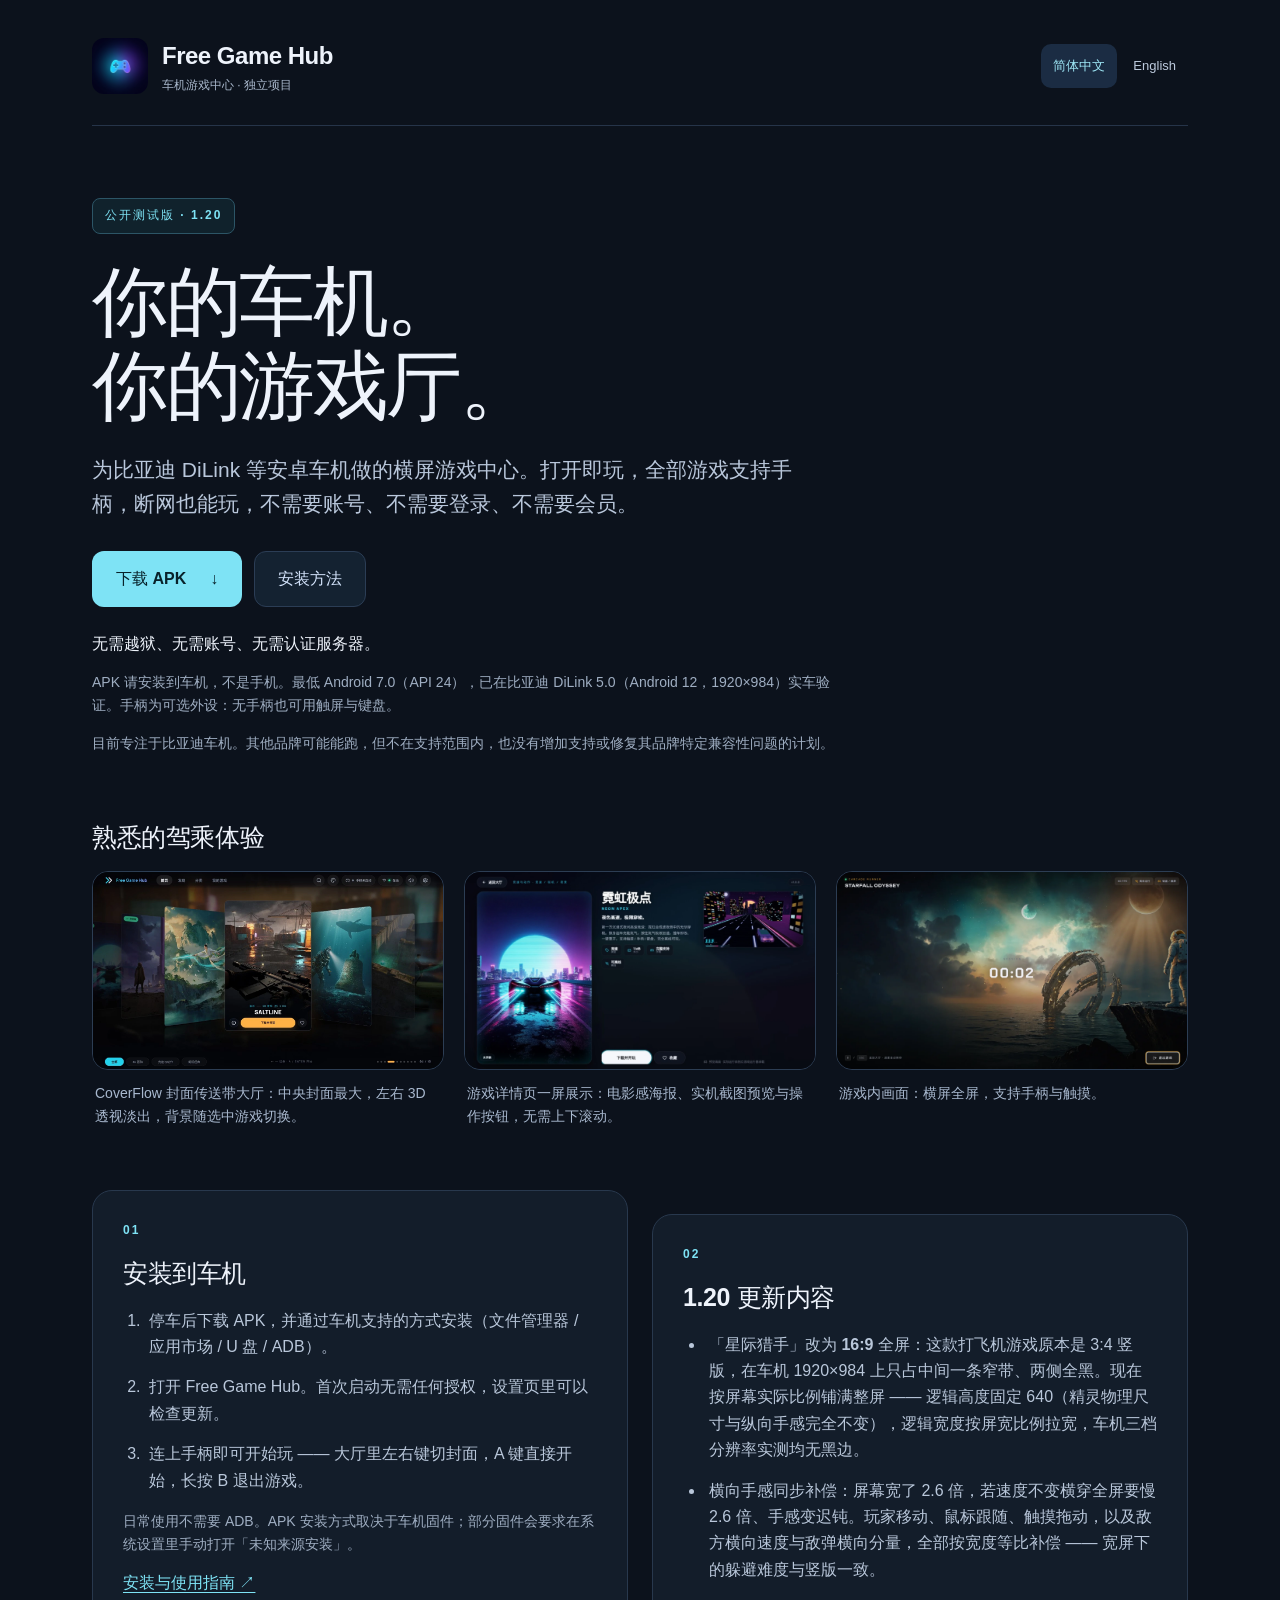
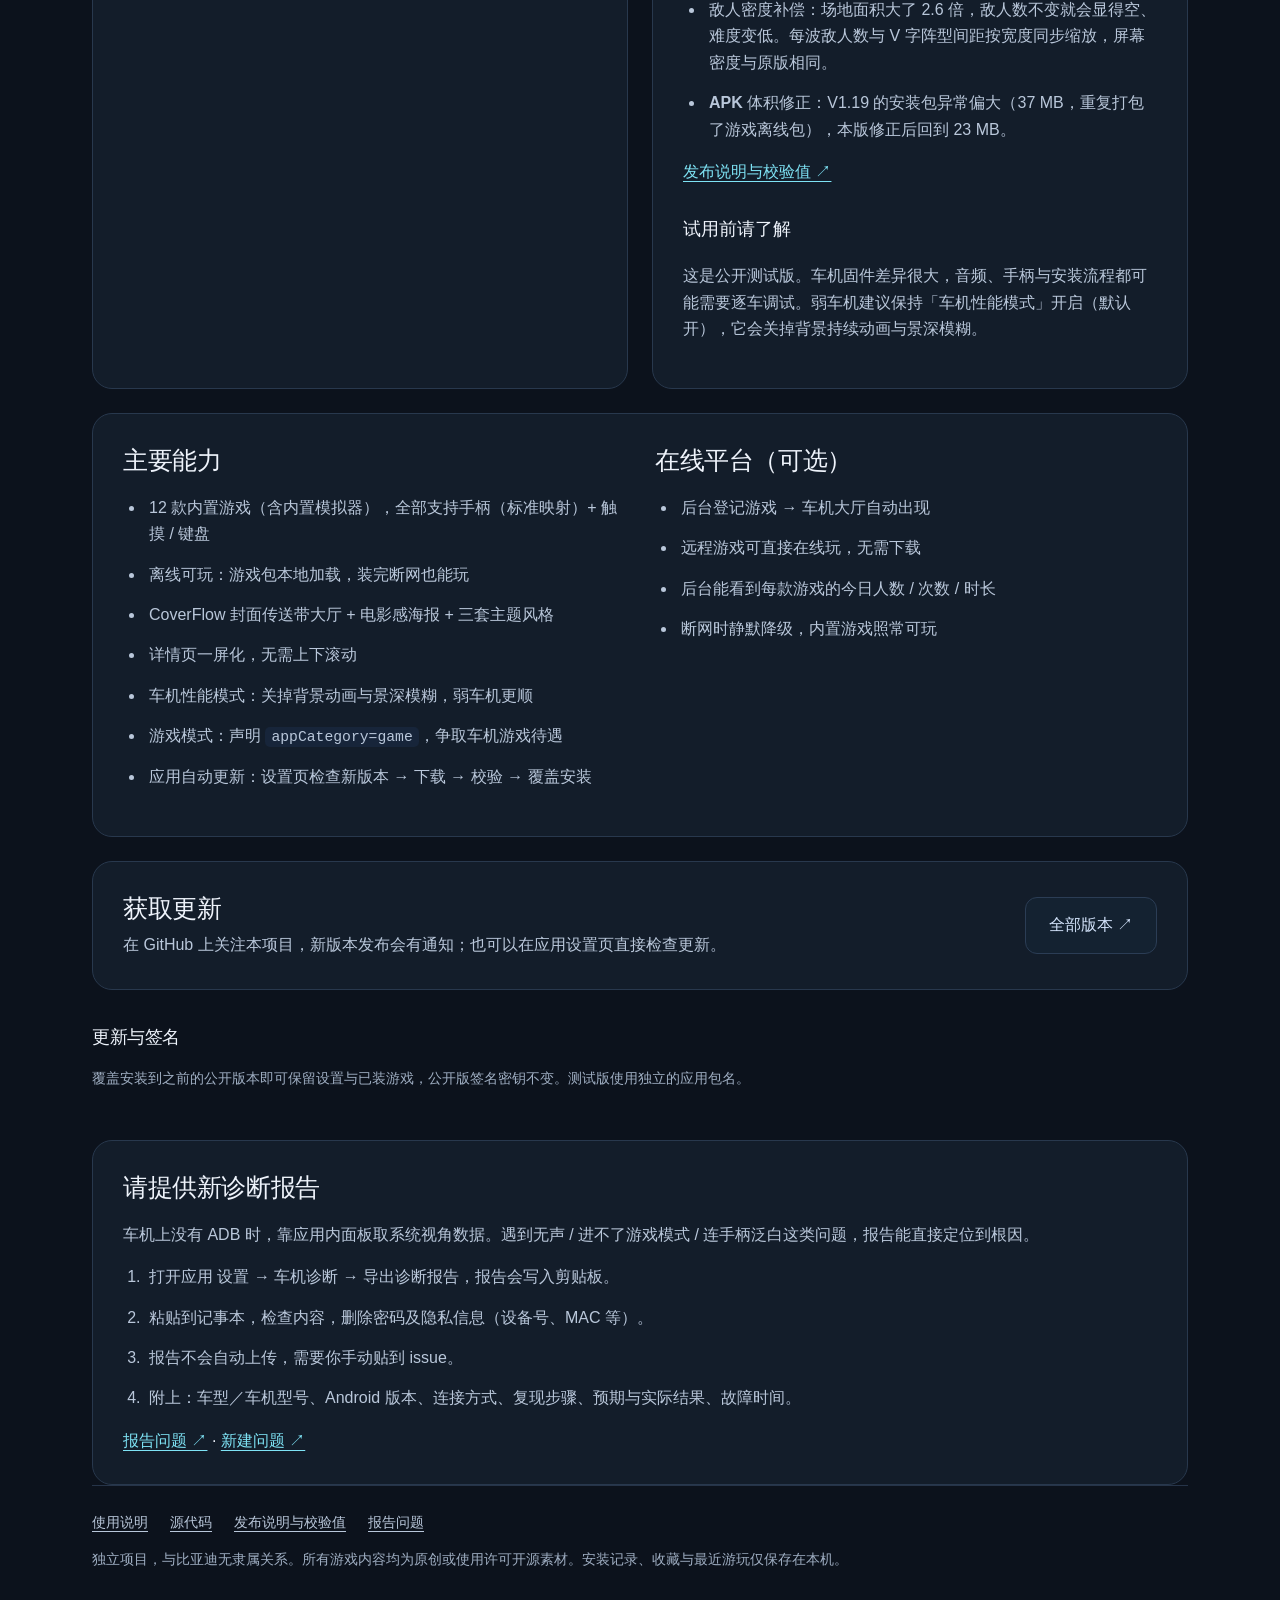
<file: docs/index.html>
<!doctype html>
<html lang="zh-Hans" dir="ltr">
<head>
<meta charset="utf-8">
<meta name="viewport" content="width=device-width,initial-scale=1">
<title>Free Game Hub · 车机游戏中心</title>
<meta name="description" content="Free Game Hub —— 比亚迪等安卓车机上的横屏游戏中心。打开即玩、全部支持手柄、离线可玩、无需登录。">
<meta name="theme-color" content="#0c121c">
<link rel="icon" href="assets/icon.png" type="image/png">
<link rel="stylesheet" href="assets/site.css">
<script src="assets/downloads.js" defer></script>
<link rel="canonical" href="https://hacksmo.github.io/free-game-hub/">
<meta property="og:title" content="Free Game Hub — 车机游戏中心">
<meta property="og:description" content="打开即玩。全部游戏支持手柄，离线可玩，无需账号。">
<meta property="og:image" content="https://hacksmo.github.io/free-game-hub/assets/lobby.webp">
<meta property="og:type" content="website">
</head>
<body><main>

<header>
  <a class="brand" href="./">
    <img src="assets/icon.png" width="56" height="56" alt="">
    <span><strong>Free Game Hub</strong><small>车机游戏中心 · 独立项目</small></span>
  </a>
  <nav class="languages" aria-label="语言">
    <a href="./" lang="zh-Hans" hreflang="zh-Hans" dir="auto" aria-current="page">简体中文</a>
    <a href="./en/" lang="en" hreflang="en" dir="auto">English</a>
  </nav>
</header>

<section class="hero">
  <div class="meta">
    <span class="badge">公开测试版 · <bdi id="ver">1.20</bdi></span>
  </div>
  <h1>你的车机。<br>你的游戏厅。</h1>
  <p class="intro">为比亚迪 DiLink 等安卓车机做的横屏游戏中心。打开即玩，全部游戏支持手柄，断网也能玩，不需要账号、不需要登录、不需要会员。</p>
  <div class="actions">
    <a class="button" id="dl" href="https://github.com/hacksmo/free-game-hub/releases/latest">下载 APK <span aria-hidden="true">↓</span></a>
    <a class="button secondary" href="#install">安装方法</a>
  </div>
  <p class="promise">无需越狱、无需账号、无需认证服务器。</p>
  <p class="note">APK 请安装到<strong>车机</strong>，不是手机。最低 Android 7.0（API 24），已在比亚迪 DiLink 5.0（Android 12，1920×984）实车验证。手柄为可选外设：无手柄也可用触屏与键盘。</p>
  <p class="note support-scope"><strong>目前专注于比亚迪车机。其他品牌可能能跑，但不在支持范围内，也没有增加支持或修复其品牌特定兼容性问题的计划。</strong></p>
</section>

<section class="gallery">
  <h2>熟悉的驾乘体验</h2>
  <div class="screens">
    <figure>
      <a href="assets/lobby.webp"><img src="assets/lobby.webp" width="1280" height="720" loading="lazy" alt="CoverFlow 封面传送带大厅：中央封面最大，左右 3D 透视淡出，背景随选中游戏切换。"></a>
      <figcaption>CoverFlow 封面传送带大厅：中央封面最大，左右 3D 透视淡出，背景随选中游戏切换。</figcaption>
    </figure>
    <figure>
      <a href="assets/detail.webp"><img src="assets/detail.webp" width="1800" height="1013" loading="lazy" alt="游戏详情页一屏展示：电影感海报、实机截图预览与操作按钮，无需上下滚动。"></a>
      <figcaption>游戏详情页一屏展示：电影感海报、实机截图预览与操作按钮，无需上下滚动。</figcaption>
    </figure>
    <figure>
      <a href="assets/game.webp"><img src="assets/game.webp" width="1800" height="1013" loading="lazy" alt="游戏内画面：横屏全屏，支持手柄与触摸。"></a>
      <figcaption>游戏内画面：横屏全屏，支持手柄与触摸。</figcaption>
    </figure>
  </div>
</section>

<div class="grid">
  <section class="card" id="install">
    <span class="eyebrow">01</span>
    <h2>安装到车机</h2>
    <ol>
      <li>停车后下载 APK，并通过车机支持的方式安装（文件管理器 / 应用市场 / U 盘 / ADB）。</li>
      <li>打开 Free Game Hub。首次启动无需任何授权，设置页里可以检查更新。</li>
      <li>连上手柄即可开始玩 —— 大厅里左右键切封面，A 键直接开始，长按 B 退出游戏。</li>
    </ol>
    <p class="note">日常使用不需要 ADB。APK 安装方式取决于车机固件；部分固件会要求在系统设置里手动打开「未知来源安装」。</p>
    <a href="https://github.com/hacksmo/free-game-hub#下载与安装">安装与使用指南 ↗</a>
  </section>

  <section class="card">
    <span class="eyebrow">02</span>
    <h2>1.20 更新内容</h2>
    <ul>
      <li><strong>「星际猎手」改为 16:9 全屏</strong>：这款打飞机游戏原本是 3:4 竖版，在车机 1920×984 上只占中间一条窄带、两侧全黑。现在按屏幕实际比例铺满整屏 —— 逻辑高度固定 640（精灵物理尺寸与纵向手感完全不变），逻辑宽度按屏宽比例拉宽，车机三档分辨率实测均无黑边。</li>
      <li><strong>横向手感同步补偿</strong>：屏幕宽了 2.6 倍，若速度不变横穿全屏要慢 2.6 倍、手感变迟钝。玩家移动、鼠标跟随、触摸拖动，以及敌方横向速度与敌弹横向分量，全部按宽度等比补偿 —— 宽屏下的躲避难度与竖版一致。</li>
      <li><strong>敌人密度补偿</strong>：场地面积大了 2.6 倍，敌人数不变就会显得空、难度变低。每波敌人数与 V 字阵型间距按宽度同步缩放，屏幕密度与原版相同。</li>
      <li><strong>APK 体积修正</strong>：V1.19 的安装包异常偏大（37 MB，重复打包了游戏离线包），本版修正后回到 23 MB。</li>
    </ul>
    <a href="https://github.com/hacksmo/free-game-hub/releases/tag/v1.20">发布说明与校验值 ↗</a>
    <h3>试用前请了解</h3>
    <p>这是公开测试版。车机固件差异很大，音频、手柄与安装流程都可能需要逐车调试。弱车机建议保持「车机性能模式」开启（默认开），它会关掉背景持续动画与景深模糊。</p>
  </section>
</div>

<section class="card">
  <div class="grid2">
    <div>
      <h2>主要能力</h2>
      <ul>
        <li>12 款内置游戏（含内置模拟器），全部支持手柄（标准映射）+ 触摸 / 键盘</li>
        <li>离线可玩：游戏包本地加载，装完断网也能玩</li>
        <li>CoverFlow 封面传送带大厅 + 电影感海报 + 三套主题风格</li>
        <li>详情页一屏化，无需上下滚动</li>
        <li>车机性能模式：关掉背景动画与景深模糊，弱车机更顺</li>
        <li>游戏模式：声明 <code>appCategory=game</code>，争取车机游戏待遇</li>
        <li>应用自动更新：设置页检查新版本 → 下载 → 校验 → 覆盖安装</li>
      </ul>
    </div>
    <div>
      <h2>在线平台（可选）</h2>
      <ul>
        <li>后台登记游戏 → 车机大厅自动出现</li>
        <li>远程游戏可直接在线玩，无需下载</li>
        <li>后台能看到每款游戏的今日人数 / 次数 / 时长</li>
        <li>断网时静默降级，内置游戏照常可玩</li>
      </ul>
    </div>
  </div>
</section>

<section class="card updates">
  <div>
    <h2>获取更新</h2>
    <p>在 GitHub 上关注本项目，新版本发布会有通知；也可以在应用设置页直接检查更新。</p>
  </div>
  <a class="button secondary" href="https://github.com/hacksmo/free-game-hub/releases">全部版本 ↗</a>
</section>

<section class="signing">
  <h2>更新与签名</h2>
  <p>覆盖安装到之前的公开版本即可保留设置与已装游戏，公开版签名密钥不变。测试版使用独立的应用包名。</p>
</section>

<section class="card">
  <h2>请提供新诊断报告</h2>
  <p>车机上没有 ADB 时，靠应用内面板取系统视角数据。遇到无声 / 进不了游戏模式 / 连手柄泛白这类问题，报告能直接定位到根因。</p>
  <ol>
    <li>打开应用 <strong>设置 → 车机诊断 → 导出诊断报告</strong>，报告会写入剪贴板。</li>
    <li>粘贴到记事本，检查内容，<strong>删除密码及隐私信息</strong>（设备号、MAC 等）。</li>
    <li>报告不会自动上传，需要你手动贴到 issue。</li>
    <li>附上：车型／车机型号、Android 版本、连接方式、复现步骤、预期与实际结果、故障时间。</li>
  </ol>
  <a href="https://github.com/hacksmo/free-game-hub/issues">报告问题 ↗</a> · <a href="https://github.com/hacksmo/free-game-hub/issues/new">新建问题 ↗</a>
</section>

<footer>
  <nav>
    <a href="https://github.com/hacksmo/free-game-hub/blob/main/README.md">使用说明</a>
    <a href="https://github.com/hacksmo/free-game-hub">源代码</a>
    <a href="https://github.com/hacksmo/free-game-hub/releases/tag/v1.20">发布说明与校验值</a>
    <a href="https://github.com/hacksmo/free-game-hub/issues">报告问题</a>
  </nav>
  <p>独立项目，与比亚迪无隶属关系。所有游戏内容均为原创或使用许可开源素材。安装记录、收藏与最近游玩仅保存在本机。</p>
</footer>

</main></body></html>
</file>
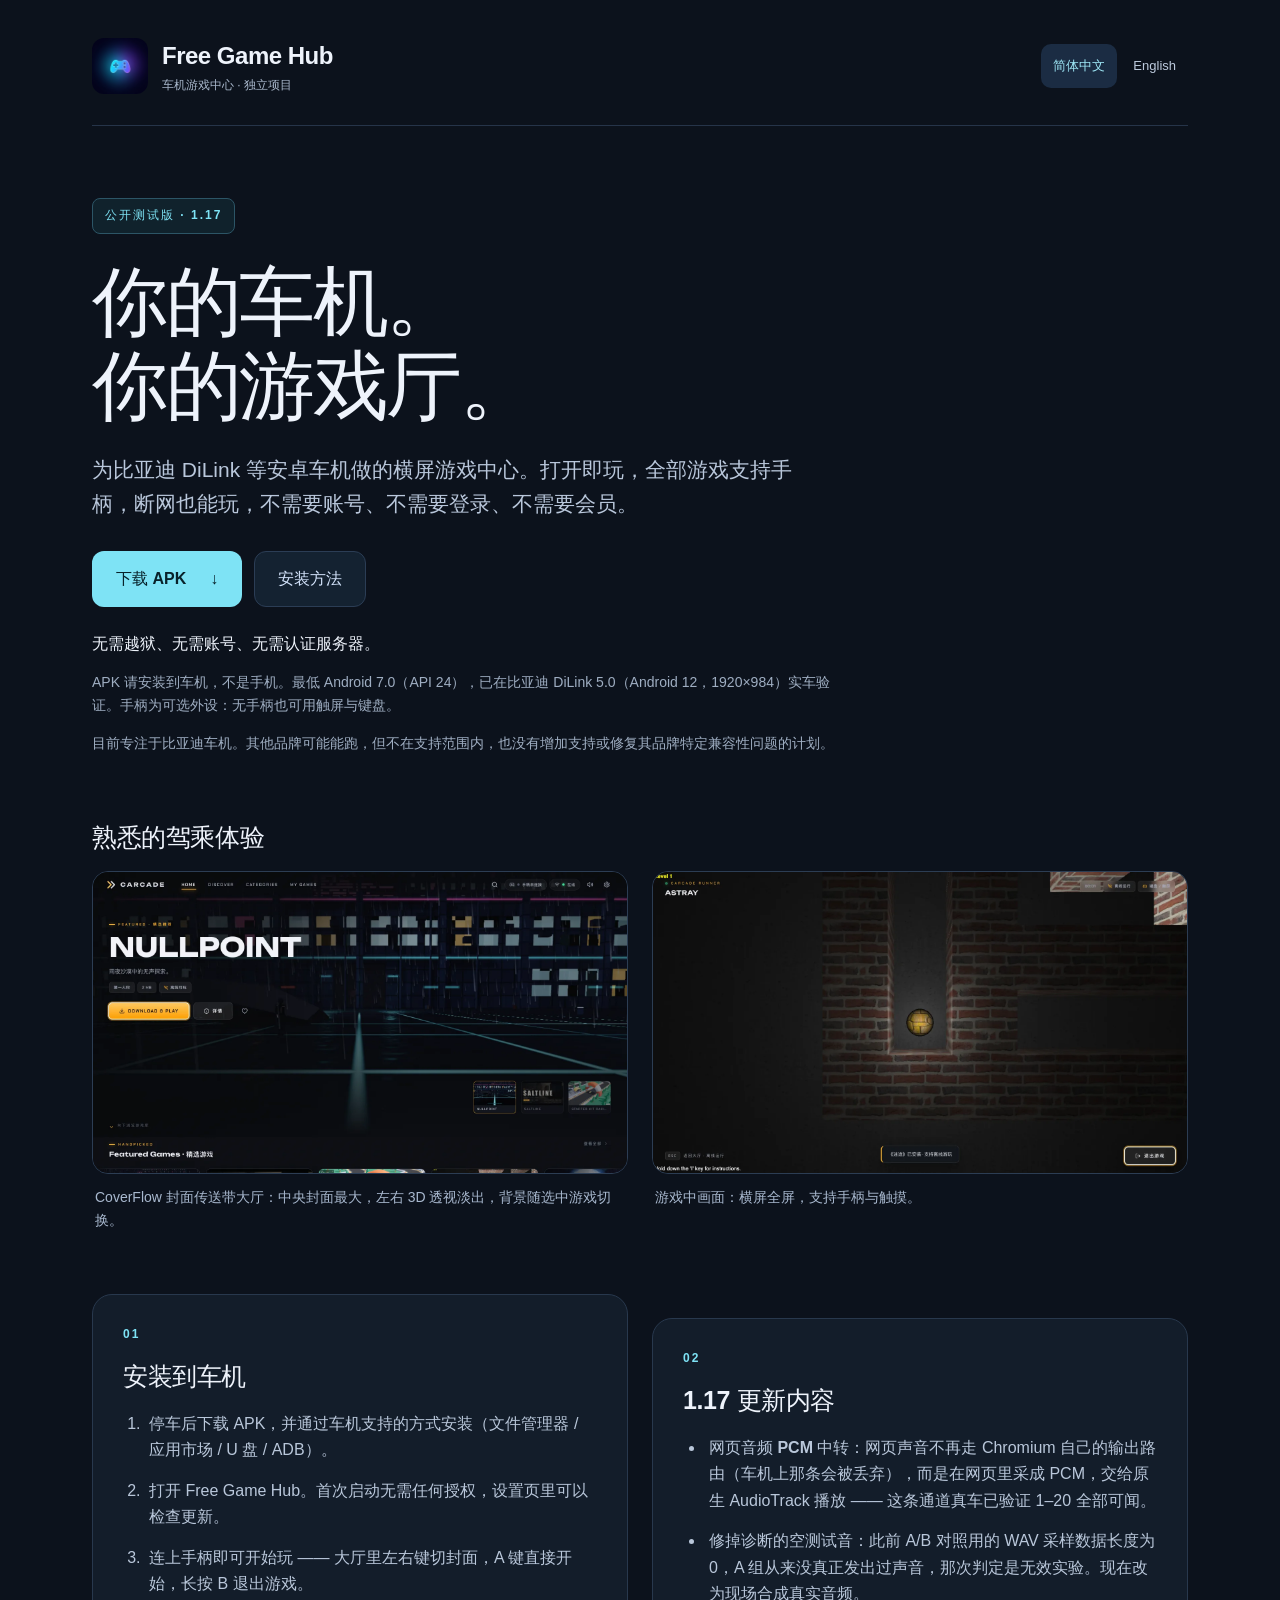
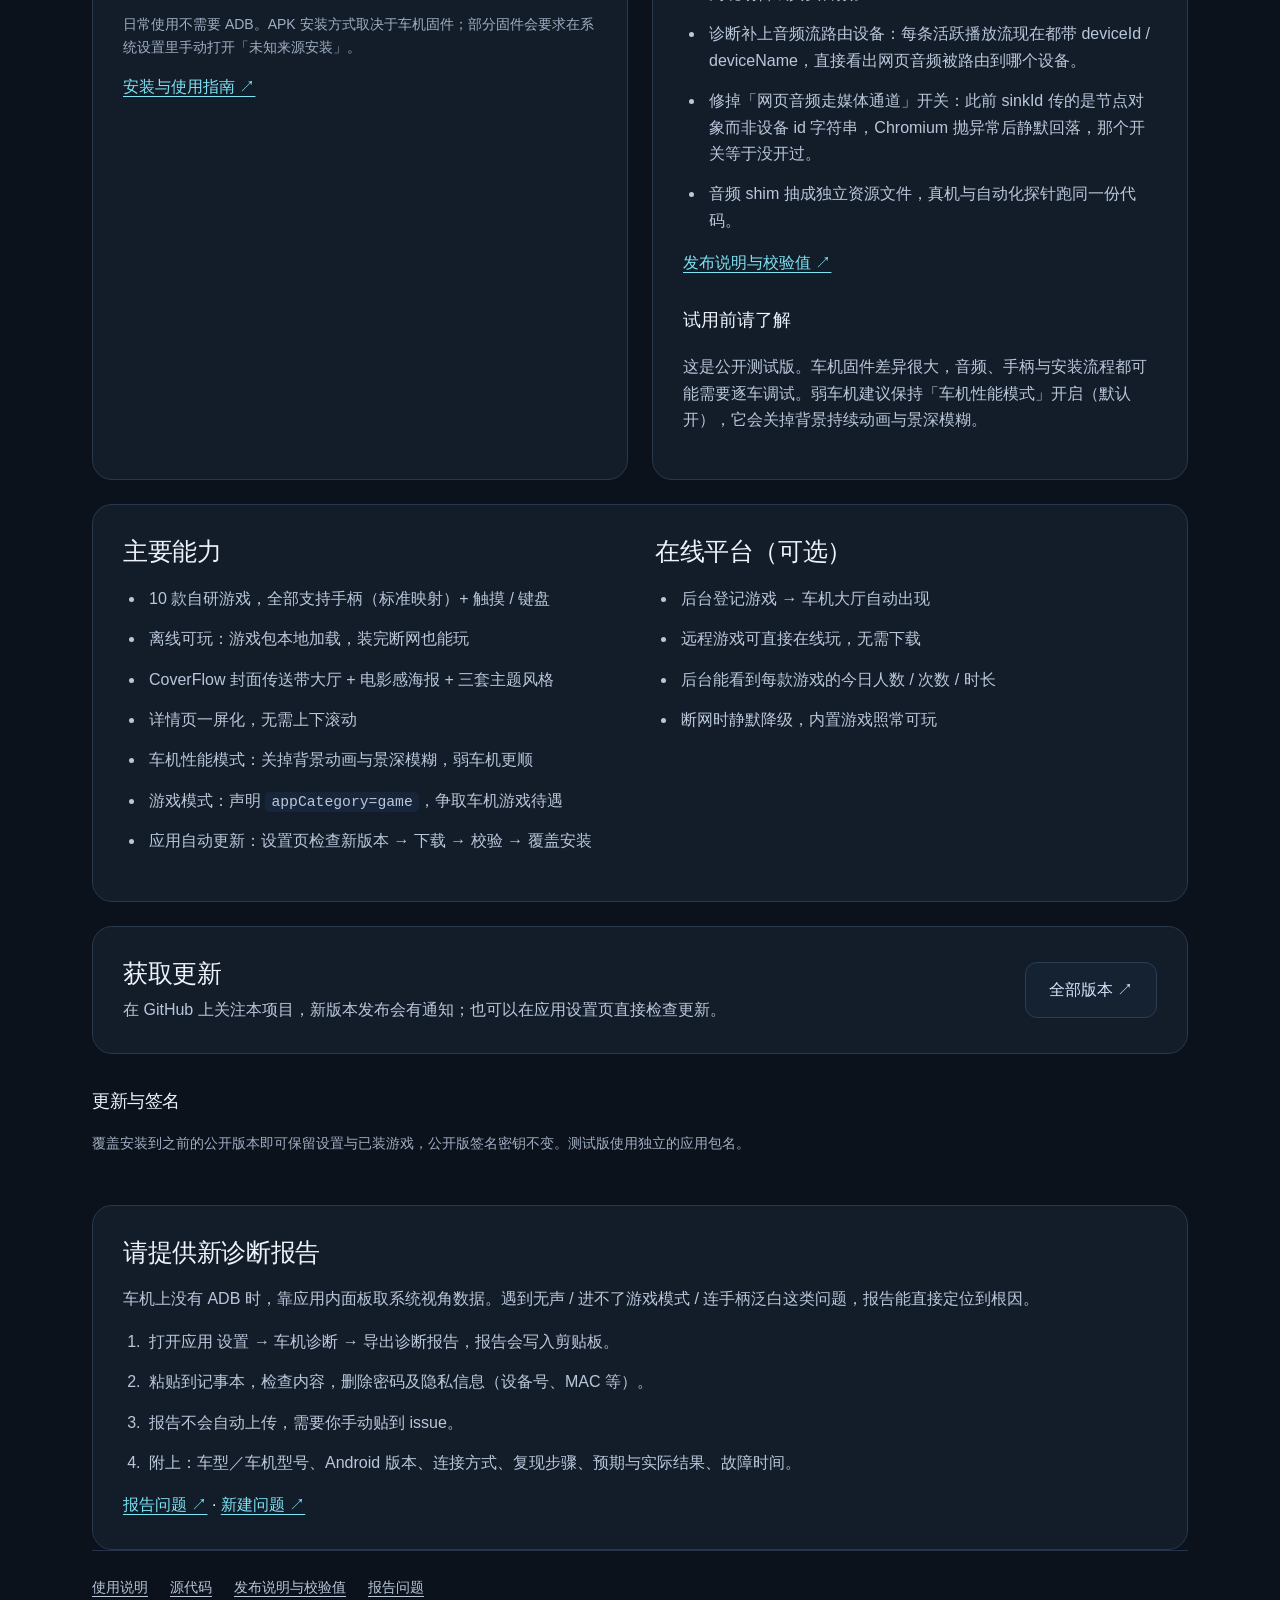
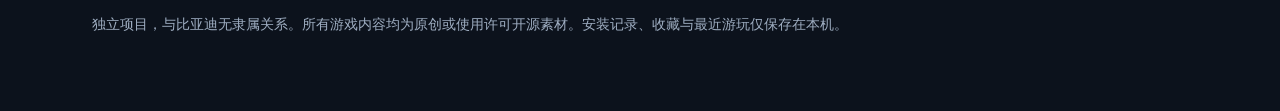
<file: site/index.html>
<!doctype html>
<html lang="zh-Hans" dir="ltr">
<head>
<meta charset="utf-8">
<meta name="viewport" content="width=device-width,initial-scale=1">
<title>Free Game Hub · 车机游戏中心</title>
<meta name="description" content="Free Game Hub —— 比亚迪等安卓车机上的横屏游戏中心。打开即玩、全部支持手柄、离线可玩、无需登录。">
<meta name="theme-color" content="#0c121c">
<link rel="icon" href="assets/icon.png" type="image/png">
<link rel="stylesheet" href="assets/site.css">
<script src="assets/downloads.js" defer></script>
<link rel="canonical" href="https://hacksmo.github.io/free-game-hub/">
<meta property="og:title" content="Free Game Hub — 车机游戏中心">
<meta property="og:description" content="打开即玩。全部游戏支持手柄，离线可玩，无需账号。">
<meta property="og:image" content="https://hacksmo.github.io/free-game-hub/assets/lobby.webp">
<meta property="og:type" content="website">
</head>
<body><main>

<header>
  <a class="brand" href="./">
    <img src="assets/icon.png" width="56" height="56" alt="">
    <span><strong>Free Game Hub</strong><small>车机游戏中心 · 独立项目</small></span>
  </a>
  <nav class="languages" aria-label="语言">
    <a href="./" lang="zh-Hans" hreflang="zh-Hans" dir="auto" aria-current="page">简体中文</a>
    <a href="./en/" lang="en" hreflang="en" dir="auto">English</a>
  </nav>
</header>

<section class="hero">
  <div class="meta">
    <span class="badge">公开测试版 · <bdi id="ver">1.17</bdi></span>
  </div>
  <h1>你的车机。<br>你的游戏厅。</h1>
  <p class="intro">为比亚迪 DiLink 等安卓车机做的横屏游戏中心。打开即玩，全部游戏支持手柄，断网也能玩，不需要账号、不需要登录、不需要会员。</p>
  <div class="actions">
    <a class="button" id="dl" href="https://github.com/hacksmo/free-game-hub/releases/latest">下载 APK <span aria-hidden="true">↓</span></a>
    <a class="button secondary" href="#install">安装方法</a>
  </div>
  <p class="promise">无需越狱、无需账号、无需认证服务器。</p>
  <p class="note">APK 请安装到<strong>车机</strong>，不是手机。最低 Android 7.0（API 24），已在比亚迪 DiLink 5.0（Android 12，1920×984）实车验证。手柄为可选外设：无手柄也可用触屏与键盘。</p>
  <p class="note support-scope"><strong>目前专注于比亚迪车机。其他品牌可能能跑，但不在支持范围内，也没有增加支持或修复其品牌特定兼容性问题的计划。</strong></p>
</section>

<section class="gallery">
  <h2>熟悉的驾乘体验</h2>
  <div class="screens">
    <figure>
      <a href="assets/lobby.webp"><img src="assets/lobby.webp" width="1600" height="900" loading="lazy" alt="CoverFlow 封面传送带大厅：中央封面最大，左右 3D 透视淡出，背景随选中游戏切换。"></a>
      <figcaption>CoverFlow 封面传送带大厅：中央封面最大，左右 3D 透视淡出，背景随选中游戏切换。</figcaption>
    </figure>
    <figure>
      <a href="assets/game.webp"><img src="assets/game.webp" width="1600" height="900" loading="lazy" alt="游戏中画面：横屏全屏，支持手柄与触摸。"></a>
      <figcaption>游戏中画面：横屏全屏，支持手柄与触摸。</figcaption>
    </figure>
  </div>
</section>

<div class="grid">
  <section class="card" id="install">
    <span class="eyebrow">01</span>
    <h2>安装到车机</h2>
    <ol>
      <li>停车后下载 APK，并通过车机支持的方式安装（文件管理器 / 应用市场 / U 盘 / ADB）。</li>
      <li>打开 Free Game Hub。首次启动无需任何授权，设置页里可以检查更新。</li>
      <li>连上手柄即可开始玩 —— 大厅里左右键切封面，A 键直接开始，长按 B 退出游戏。</li>
    </ol>
    <p class="note">日常使用不需要 ADB。APK 安装方式取决于车机固件；部分固件会要求在系统设置里手动打开「未知来源安装」。</p>
    <a href="https://github.com/hacksmo/free-game-hub#下载与安装">安装与使用指南 ↗</a>
  </section>

  <section class="card">
    <span class="eyebrow">02</span>
    <h2>1.17 更新内容</h2>
    <ul>
      <li><strong>网页音频 PCM 中转</strong>：网页声音不再走 Chromium 自己的输出路由（车机上那条会被丢弃），而是在网页里采成 PCM，交给原生 AudioTrack 播放 —— 这条通道真车已验证 1–20 全部可闻。</li>
      <li><strong>修掉诊断的空测试音</strong>：此前 A/B 对照用的 WAV 采样数据长度为 0，A 组从来没真正发出过声音，那次判定是无效实验。现在改为现场合成真实音频。</li>
      <li><strong>诊断补上音频流路由设备</strong>：每条活跃播放流现在都带 deviceId / deviceName，直接看出网页音频被路由到哪个设备。</li>
      <li><strong>修掉「网页音频走媒体通道」开关</strong>：此前 sinkId 传的是节点对象而非设备 id 字符串，Chromium 抛异常后静默回落，那个开关等于没开过。</li>
      <li>音频 shim 抽成独立资源文件，真机与自动化探针跑同一份代码。</li>
    </ul>
    <a href="https://github.com/hacksmo/free-game-hub/releases/tag/v1.17">发布说明与校验值 ↗</a>
    <h3>试用前请了解</h3>
    <p>这是公开测试版。车机固件差异很大，音频、手柄与安装流程都可能需要逐车调试。弱车机建议保持「车机性能模式」开启（默认开），它会关掉背景持续动画与景深模糊。</p>
  </section>
</div>

<section class="card">
  <div class="grid2">
    <div>
      <h2>主要能力</h2>
      <ul>
        <li>10 款自研游戏，全部支持手柄（标准映射）+ 触摸 / 键盘</li>
        <li>离线可玩：游戏包本地加载，装完断网也能玩</li>
        <li>CoverFlow 封面传送带大厅 + 电影感海报 + 三套主题风格</li>
        <li>详情页一屏化，无需上下滚动</li>
        <li>车机性能模式：关掉背景动画与景深模糊，弱车机更顺</li>
        <li>游戏模式：声明 <code>appCategory=game</code>，争取车机游戏待遇</li>
        <li>应用自动更新：设置页检查新版本 → 下载 → 校验 → 覆盖安装</li>
      </ul>
    </div>
    <div>
      <h2>在线平台（可选）</h2>
      <ul>
        <li>后台登记游戏 → 车机大厅自动出现</li>
        <li>远程游戏可直接在线玩，无需下载</li>
        <li>后台能看到每款游戏的今日人数 / 次数 / 时长</li>
        <li>断网时静默降级，内置游戏照常可玩</li>
      </ul>
    </div>
  </div>
</section>

<section class="card updates">
  <div>
    <h2>获取更新</h2>
    <p>在 GitHub 上关注本项目，新版本发布会有通知；也可以在应用设置页直接检查更新。</p>
  </div>
  <a class="button secondary" href="https://github.com/hacksmo/free-game-hub/releases">全部版本 ↗</a>
</section>

<section class="signing">
  <h2>更新与签名</h2>
  <p>覆盖安装到之前的公开版本即可保留设置与已装游戏，公开版签名密钥不变。测试版使用独立的应用包名。</p>
</section>

<section class="card">
  <h2>请提供新诊断报告</h2>
  <p>车机上没有 ADB 时，靠应用内面板取系统视角数据。遇到无声 / 进不了游戏模式 / 连手柄泛白这类问题，报告能直接定位到根因。</p>
  <ol>
    <li>打开应用 <strong>设置 → 车机诊断 → 导出诊断报告</strong>，报告会写入剪贴板。</li>
    <li>粘贴到记事本，检查内容，<strong>删除密码及隐私信息</strong>（设备号、MAC 等）。</li>
    <li>报告不会自动上传，需要你手动贴到 issue。</li>
    <li>附上：车型／车机型号、Android 版本、连接方式、复现步骤、预期与实际结果、故障时间。</li>
  </ol>
  <a href="https://github.com/hacksmo/free-game-hub/issues">报告问题 ↗</a> · <a href="https://github.com/hacksmo/free-game-hub/issues/new">新建问题 ↗</a>
</section>

<footer>
  <nav>
    <a href="https://github.com/hacksmo/free-game-hub/blob/main/README.md">使用说明</a>
    <a href="https://github.com/hacksmo/free-game-hub">源代码</a>
    <a href="https://github.com/hacksmo/free-game-hub/releases/tag/v1.17">发布说明与校验值</a>
    <a href="https://github.com/hacksmo/free-game-hub/issues">报告问题</a>
  </nav>
  <p>独立项目，与比亚迪无隶属关系。所有游戏内容均为原创或使用许可开源素材。安装记录、收藏与最近游玩仅保存在本机。</p>
</footer>

</main></body></html>
</file>
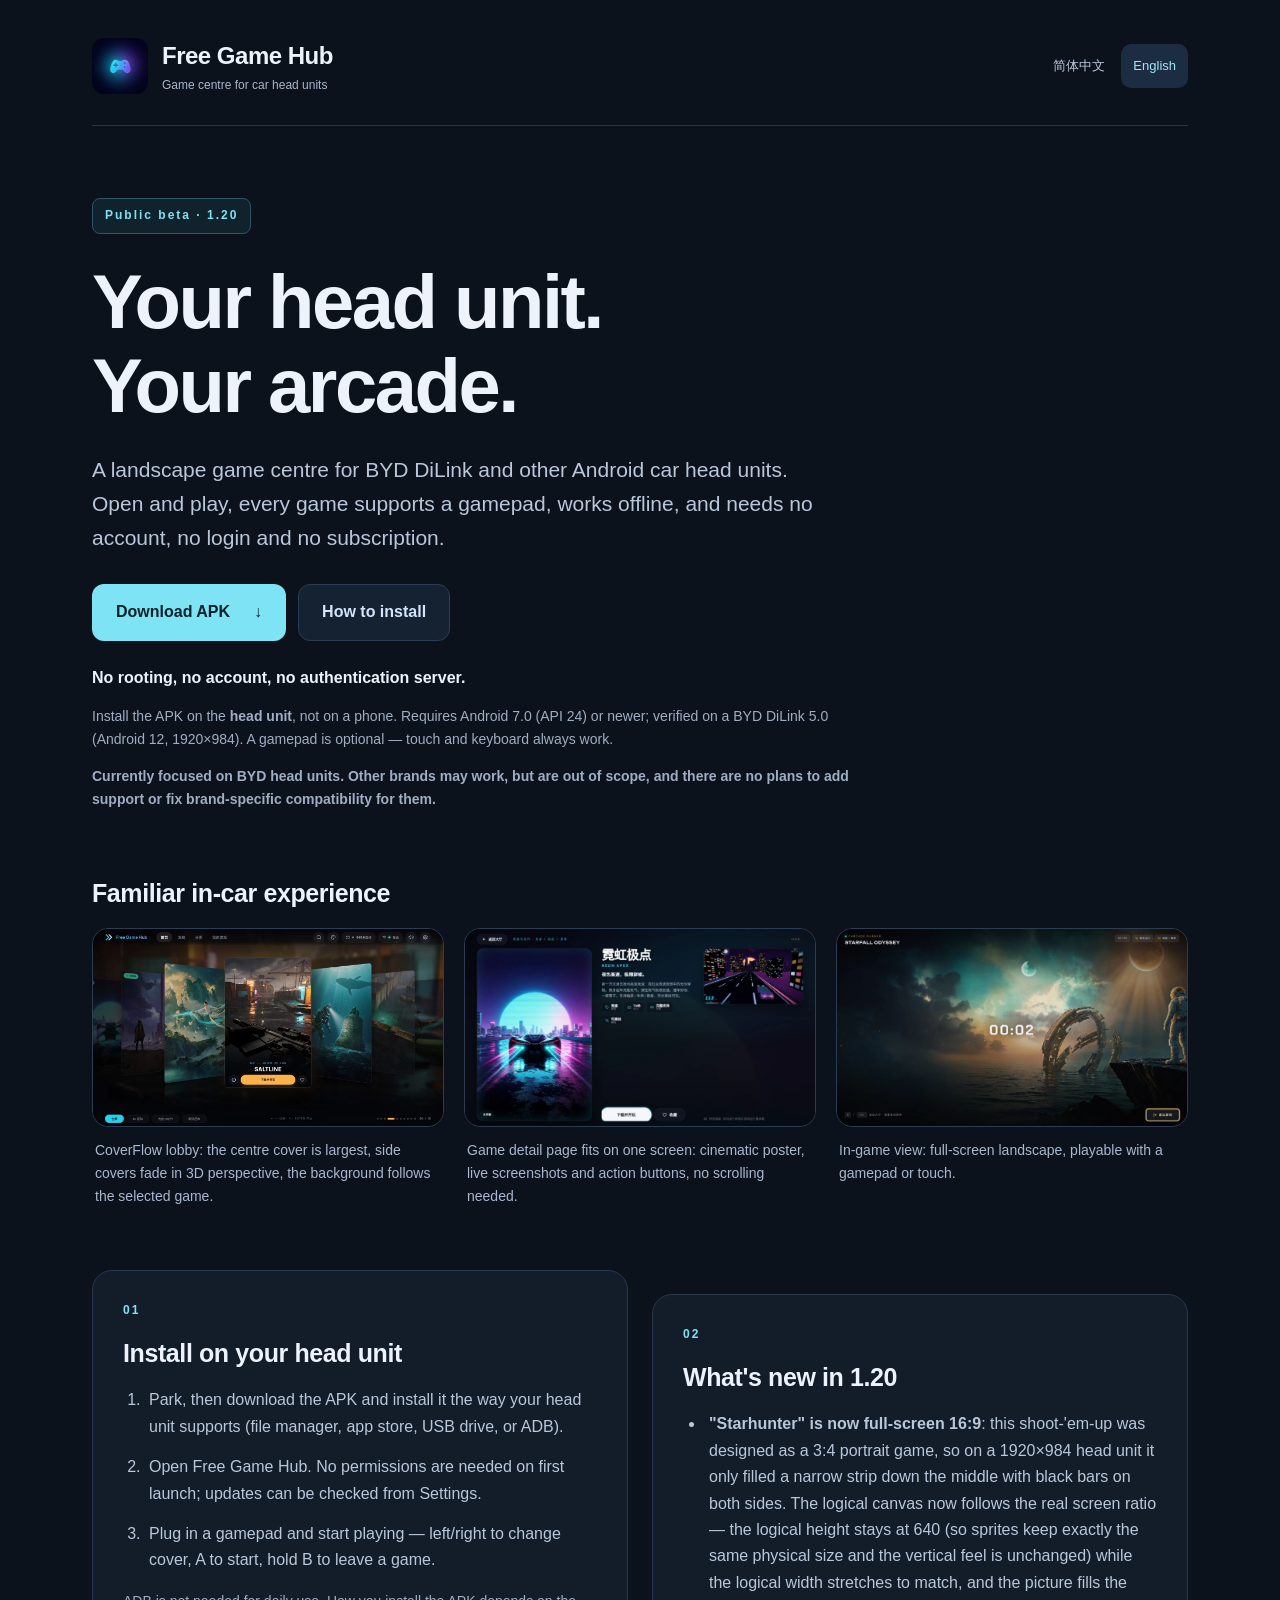
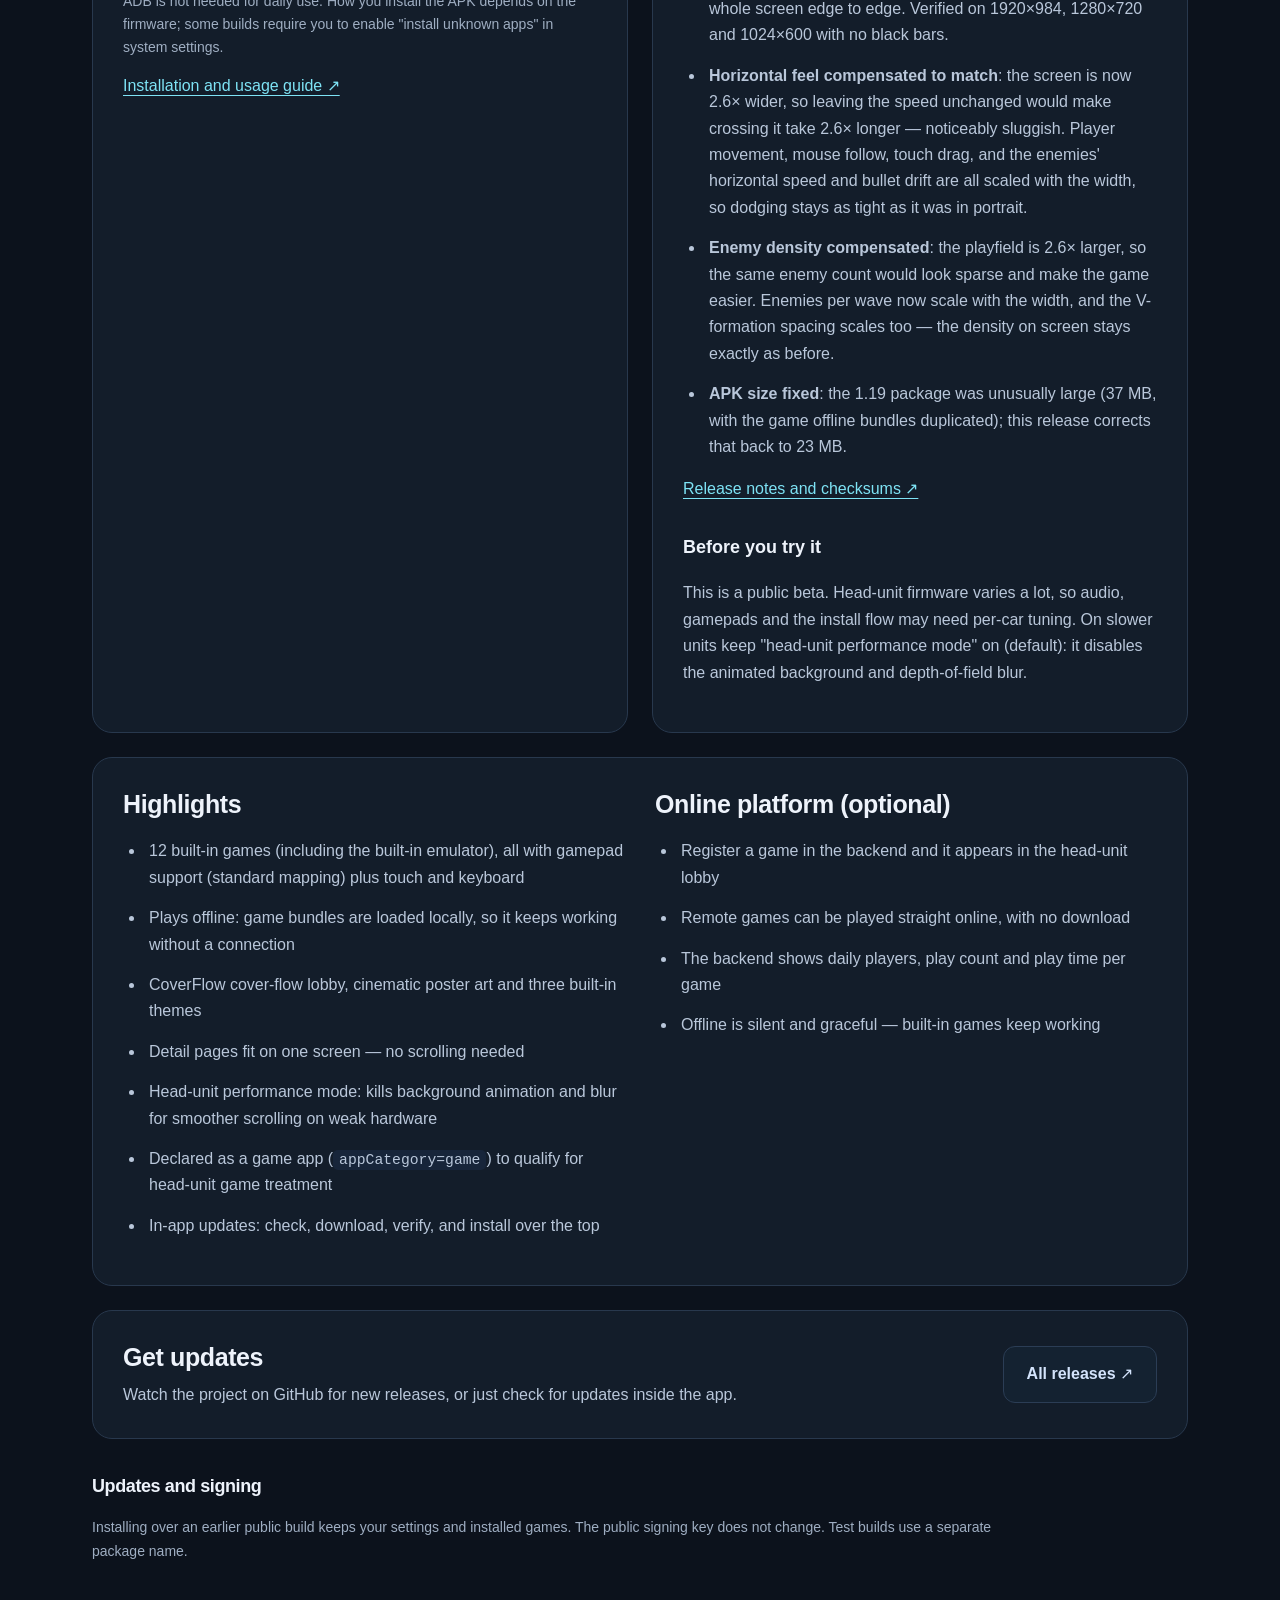
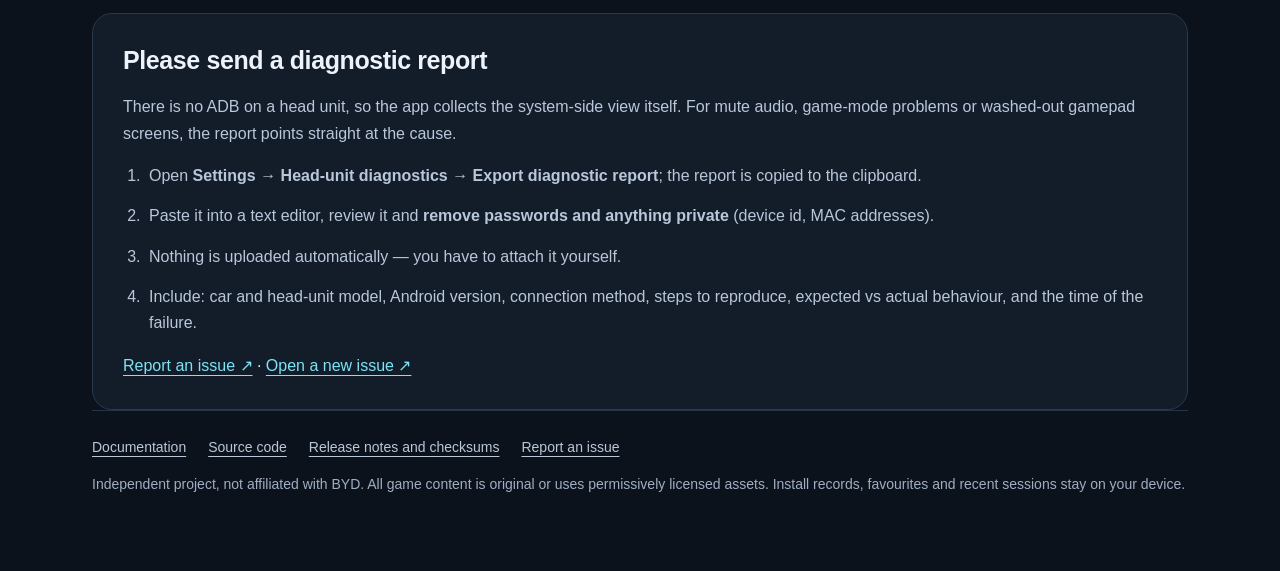
<file: docs/en/index.html>
<!doctype html>
<html lang="en" dir="ltr">
<head>
<meta charset="utf-8">
<meta name="viewport" content="width=device-width,initial-scale=1">
<title>Free Game Hub · Game centre for Android head units</title>
<meta name="description" content="Free Game Hub — a landscape game centre for BYD and other Android car head units. Open and play, full gamepad support, playable offline, no account required.">
<meta name="theme-color" content="#0c121c">
<link rel="icon" href="../assets/icon.png" type="image/png">
<link rel="stylesheet" href="../assets/site.css">
<script src="../assets/downloads.js" defer></script>
<link rel="canonical" href="https://hacksmo.github.io/free-game-hub/en/">
<meta property="og:title" content="Free Game Hub — Game centre for Android head units">
<meta property="og:description" content="Open and play. Full gamepad support, playable offline, no account.">
<meta property="og:image" content="https://hacksmo.github.io/free-game-hub/assets/lobby.webp">
<meta property="og:type" content="website">
</head>
<body><main>

<header>
  <a class="brand" href="../">
    <img src="../assets/icon.png" width="56" height="56" alt="">
    <span><strong>Free Game Hub</strong><small>Game centre for car head units</small></span>
  </a>
  <nav class="languages" aria-label="Language">
    <a href="../" lang="zh-Hans" hreflang="zh-Hans" dir="auto">简体中文</a>
    <a href="./" lang="en" hreflang="en" dir="auto" aria-current="page">English</a>
  </nav>
</header>

<section class="hero">
  <div class="meta">
    <span class="badge">Public beta · <bdi id="ver">1.20</bdi></span>
  </div>
  <h1>Your head unit.<br>Your arcade.</h1>
  <p class="intro">A landscape game centre for BYD DiLink and other Android car head units. Open and play, every game supports a gamepad, works offline, and needs no account, no login and no subscription.</p>
  <div class="actions">
    <a class="button" id="dl" href="https://github.com/hacksmo/free-game-hub/releases/latest">Download APK <span aria-hidden="true">↓</span></a>
    <a class="button secondary" href="#install">How to install</a>
  </div>
  <p class="promise">No rooting, no account, no authentication server.</p>
  <p class="note">Install the APK on the <strong>head unit</strong>, not on a phone. Requires Android 7.0 (API 24) or newer; verified on a BYD DiLink 5.0 (Android 12, 1920×984). A gamepad is optional — touch and keyboard always work.</p>
  <p class="note support-scope"><strong>Currently focused on BYD head units. Other brands may work, but are out of scope, and there are no plans to add support or fix brand-specific compatibility for them.</strong></p>
</section>

<section class="gallery">
  <h2>Familiar in-car experience</h2>
  <div class="screens">
    <figure>
      <a href="../assets/lobby.webp"><img src="../assets/lobby.webp" width="1280" height="720" loading="lazy" alt="CoverFlow lobby: the centre cover is largest, side covers fade in 3D perspective, the background follows the selected game."></a>
      <figcaption>CoverFlow lobby: the centre cover is largest, side covers fade in 3D perspective, the background follows the selected game.</figcaption>
    </figure>
    <figure>
      <a href="../assets/detail.webp"><img src="../assets/detail.webp" width="1800" height="1013" loading="lazy" alt="Game detail page fits on one screen: cinematic poster, live screenshots and action buttons, no scrolling needed."></a>
      <figcaption>Game detail page fits on one screen: cinematic poster, live screenshots and action buttons, no scrolling needed.</figcaption>
    </figure>
    <figure>
      <a href="../assets/game.webp"><img src="../assets/game.webp" width="1800" height="1013" loading="lazy" alt="In-game view: full-screen landscape, playable with a gamepad or touch."></a>
      <figcaption>In-game view: full-screen landscape, playable with a gamepad or touch.</figcaption>
    </figure>
  </div>
</section>

<div class="grid">
  <section class="card" id="install">
    <span class="eyebrow">01</span>
    <h2>Install on your head unit</h2>
    <ol>
      <li>Park, then download the APK and install it the way your head unit supports (file manager, app store, USB drive, or ADB).</li>
      <li>Open Free Game Hub. No permissions are needed on first launch; updates can be checked from Settings.</li>
      <li>Plug in a gamepad and start playing — left/right to change cover, A to start, hold B to leave a game.</li>
    </ol>
    <p class="note">ADB is not needed for daily use. How you install the APK depends on the firmware; some builds require you to enable "install unknown apps" in system settings.</p>
    <a href="https://github.com/hacksmo/free-game-hub#下载与安装">Installation and usage guide ↗</a>
  </section>

  <section class="card">
    <span class="eyebrow">02</span>
    <h2>What's new in 1.20</h2>
    <ul>
      <li><strong>"Starhunter" is now full-screen 16:9</strong>: this shoot-'em-up was designed as a 3:4 portrait game, so on a 1920×984 head unit it only filled a narrow strip down the middle with black bars on both sides. The logical canvas now follows the real screen ratio — the logical height stays at 640 (so sprites keep exactly the same physical size and the vertical feel is unchanged) while the logical width stretches to match, and the picture fills the whole screen edge to edge. Verified on 1920×984, 1280×720 and 1024×600 with no black bars.</li>
      <li><strong>Horizontal feel compensated to match</strong>: the screen is now 2.6× wider, so leaving the speed unchanged would make crossing it take 2.6× longer — noticeably sluggish. Player movement, mouse follow, touch drag, and the enemies' horizontal speed and bullet drift are all scaled with the width, so dodging stays as tight as it was in portrait.</li>
      <li><strong>Enemy density compensated</strong>: the playfield is 2.6× larger, so the same enemy count would look sparse and make the game easier. Enemies per wave now scale with the width, and the V-formation spacing scales too — the density on screen stays exactly as before.</li>
      <li><strong>APK size fixed</strong>: the 1.19 package was unusually large (37 MB, with the game offline bundles duplicated); this release corrects that back to 23 MB.</li>
    </ul>
    <a href="https://github.com/hacksmo/free-game-hub/releases/tag/v1.20">Release notes and checksums ↗</a>
    <h3>Before you try it</h3>
    <p>This is a public beta. Head-unit firmware varies a lot, so audio, gamepads and the install flow may need per-car tuning. On slower units keep "head-unit performance mode" on (default): it disables the animated background and depth-of-field blur.</p>
  </section>
</div>

<section class="card">
  <div class="grid2">
    <div>
      <h2>Highlights</h2>
      <ul>
        <li>12 built-in games (including the built-in emulator), all with gamepad support (standard mapping) plus touch and keyboard</li>
        <li>Plays offline: game bundles are loaded locally, so it keeps working without a connection</li>
        <li>CoverFlow cover-flow lobby, cinematic poster art and three built-in themes</li>
        <li>Detail pages fit on one screen — no scrolling needed</li>
        <li>Head-unit performance mode: kills background animation and blur for smoother scrolling on weak hardware</li>
        <li>Declared as a game app (<code>appCategory=game</code>) to qualify for head-unit game treatment</li>
        <li>In-app updates: check, download, verify, and install over the top</li>
      </ul>
    </div>
    <div>
      <h2>Online platform (optional)</h2>
      <ul>
        <li>Register a game in the backend and it appears in the head-unit lobby</li>
        <li>Remote games can be played straight online, with no download</li>
        <li>The backend shows daily players, play count and play time per game</li>
        <li>Offline is silent and graceful — built-in games keep working</li>
      </ul>
    </div>
  </div>
</section>

<section class="card updates">
  <div>
    <h2>Get updates</h2>
    <p>Watch the project on GitHub for new releases, or just check for updates inside the app.</p>
  </div>
  <a class="button secondary" href="https://github.com/hacksmo/free-game-hub/releases">All releases ↗</a>
</section>

<section class="signing">
  <h2>Updates and signing</h2>
  <p>Installing over an earlier public build keeps your settings and installed games. The public signing key does not change. Test builds use a separate package name.</p>
</section>

<section class="card">
  <h2>Please send a diagnostic report</h2>
  <p>There is no ADB on a head unit, so the app collects the system-side view itself. For mute audio, game-mode problems or washed-out gamepad screens, the report points straight at the cause.</p>
  <ol>
    <li>Open <strong>Settings → Head-unit diagnostics → Export diagnostic report</strong>; the report is copied to the clipboard.</li>
    <li>Paste it into a text editor, review it and <strong>remove passwords and anything private</strong> (device id, MAC addresses).</li>
    <li>Nothing is uploaded automatically — you have to attach it yourself.</li>
    <li>Include: car and head-unit model, Android version, connection method, steps to reproduce, expected vs actual behaviour, and the time of the failure.</li>
  </ol>
  <a href="https://github.com/hacksmo/free-game-hub/issues">Report an issue ↗</a> · <a href="https://github.com/hacksmo/free-game-hub/issues/new">Open a new issue ↗</a>
</section>

<footer>
  <nav>
    <a href="https://github.com/hacksmo/free-game-hub/blob/main/README.md">Documentation</a>
    <a href="https://github.com/hacksmo/free-game-hub">Source code</a>
    <a href="https://github.com/hacksmo/free-game-hub/releases/tag/v1.20">Release notes and checksums</a>
    <a href="https://github.com/hacksmo/free-game-hub/issues">Report an issue</a>
  </nav>
  <p>Independent project, not affiliated with BYD. All game content is original or uses permissively licensed assets. Install records, favourites and recent sessions stay on your device.</p>
</footer>

</main></body></html>
</file>
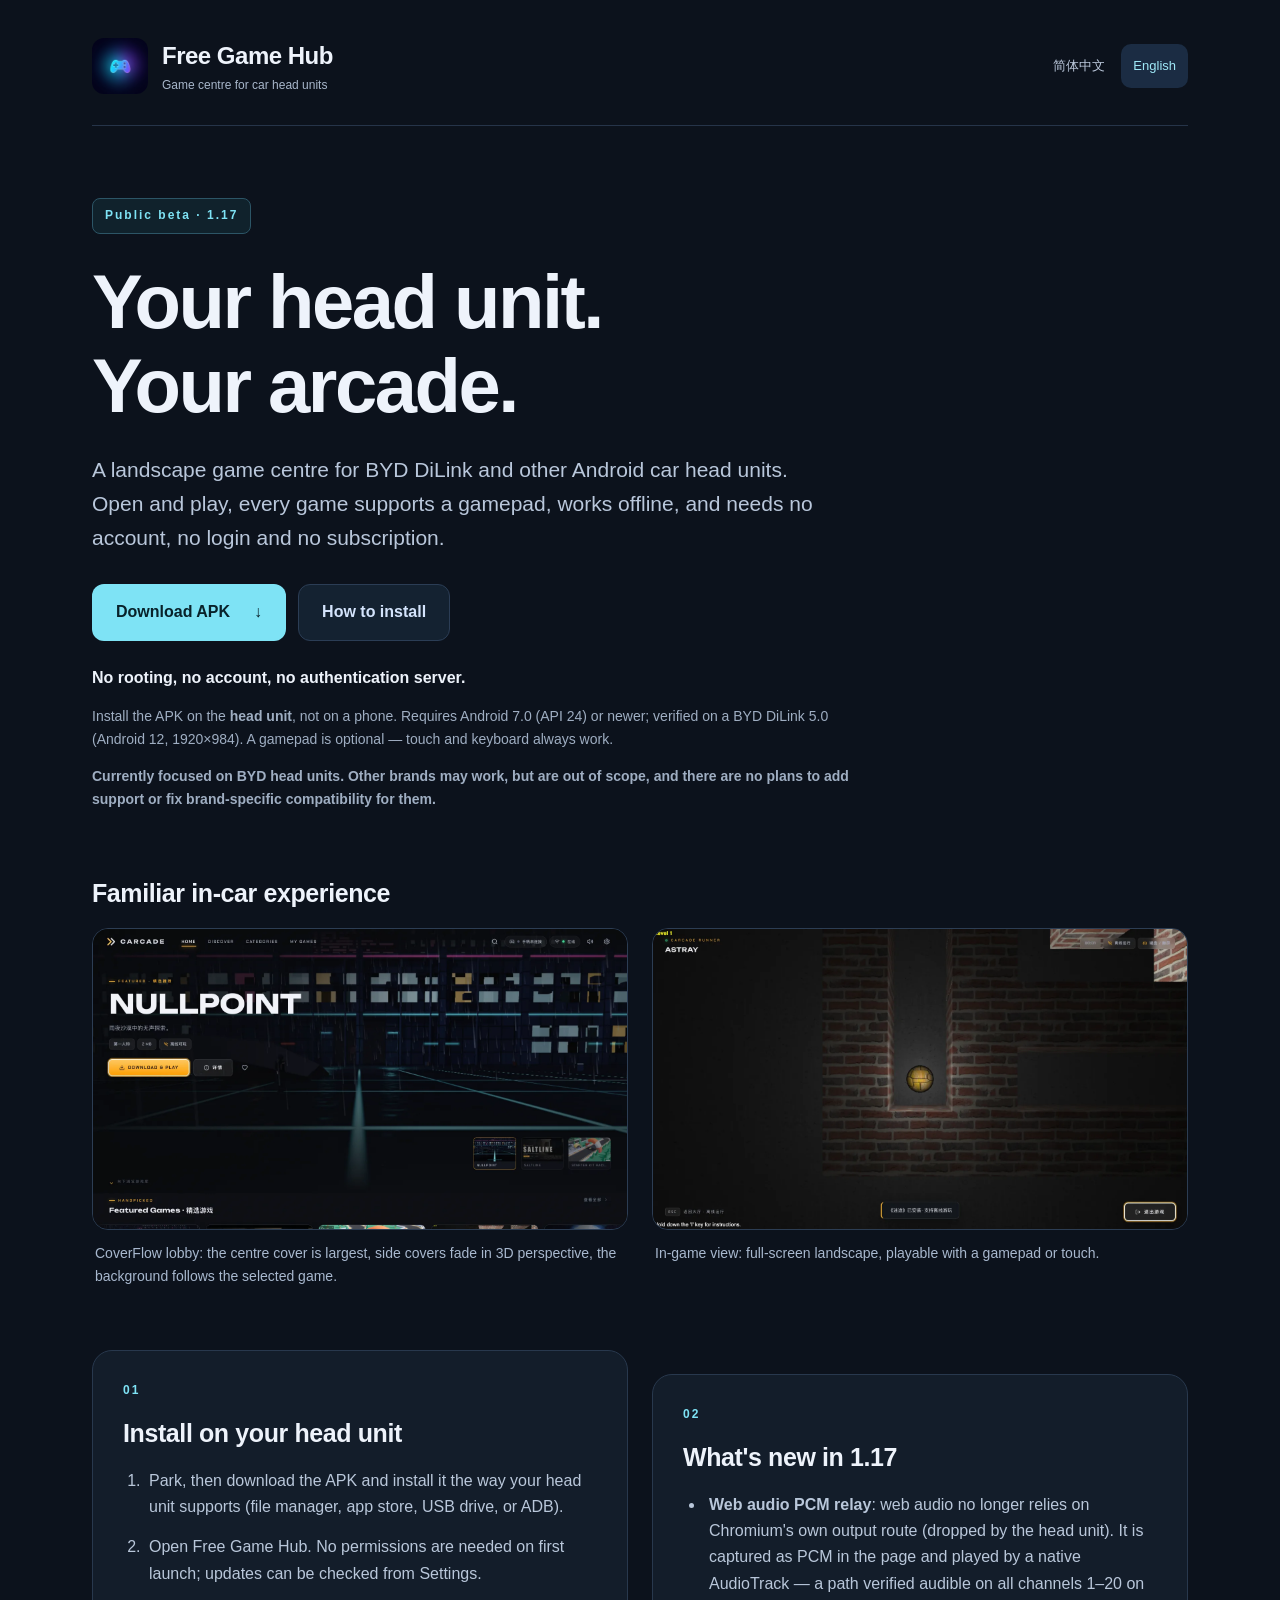
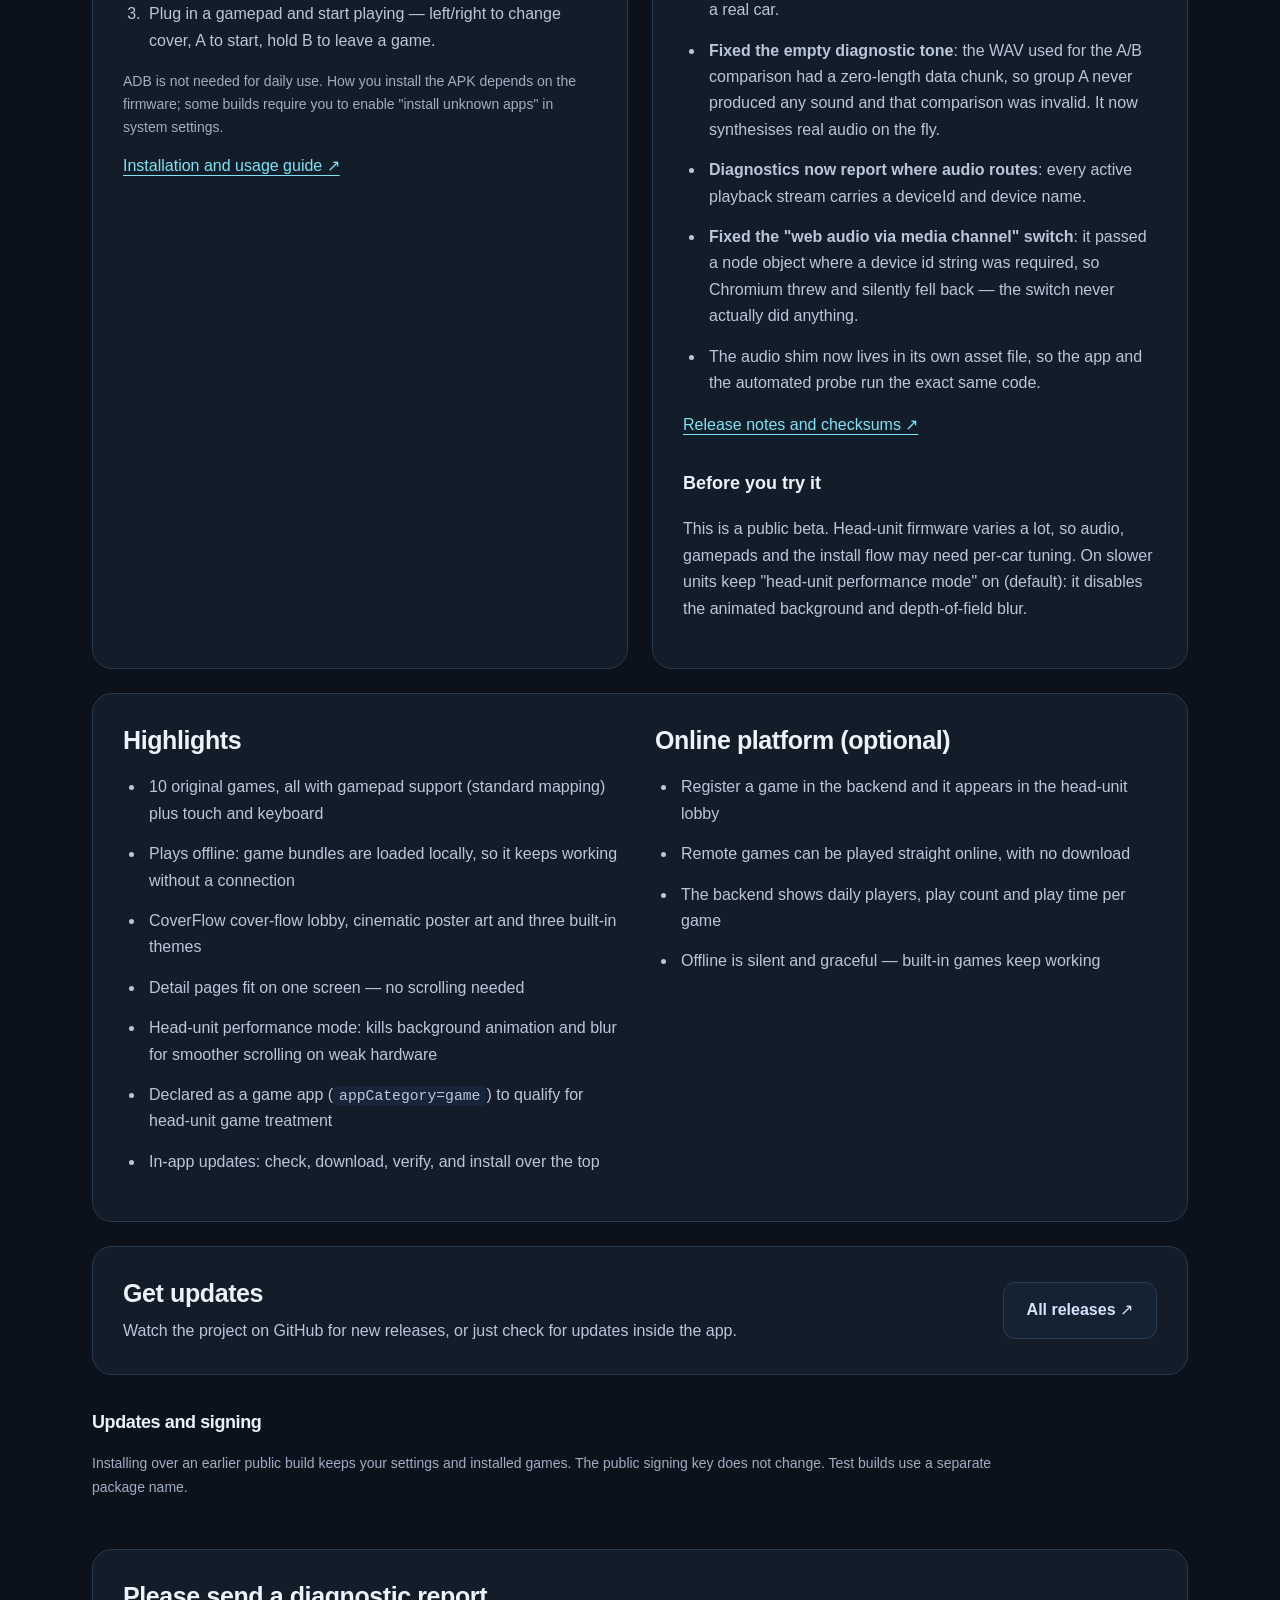
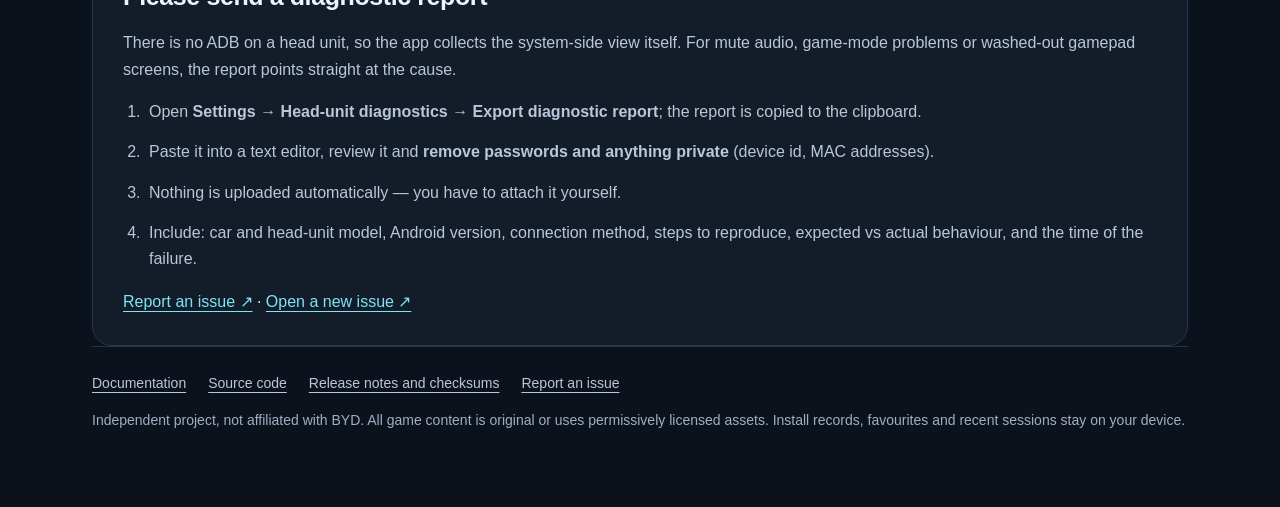
<file: site/en/index.html>
<!doctype html>
<html lang="en" dir="ltr">
<head>
<meta charset="utf-8">
<meta name="viewport" content="width=device-width,initial-scale=1">
<title>Free Game Hub · Game centre for Android head units</title>
<meta name="description" content="Free Game Hub — a landscape game centre for BYD and other Android car head units. Open and play, full gamepad support, playable offline, no account required.">
<meta name="theme-color" content="#0c121c">
<link rel="icon" href="../assets/icon.png" type="image/png">
<link rel="stylesheet" href="../assets/site.css">
<script src="../assets/downloads.js" defer></script>
<link rel="canonical" href="https://hacksmo.github.io/free-game-hub/en/">
<meta property="og:title" content="Free Game Hub — Game centre for Android head units">
<meta property="og:description" content="Open and play. Full gamepad support, playable offline, no account.">
<meta property="og:image" content="https://hacksmo.github.io/free-game-hub/assets/lobby.webp">
<meta property="og:type" content="website">
</head>
<body><main>

<header>
  <a class="brand" href="../">
    <img src="../assets/icon.png" width="56" height="56" alt="">
    <span><strong>Free Game Hub</strong><small>Game centre for car head units</small></span>
  </a>
  <nav class="languages" aria-label="Language">
    <a href="../" lang="zh-Hans" hreflang="zh-Hans" dir="auto">简体中文</a>
    <a href="./" lang="en" hreflang="en" dir="auto" aria-current="page">English</a>
  </nav>
</header>

<section class="hero">
  <div class="meta">
    <span class="badge">Public beta · <bdi id="ver">1.17</bdi></span>
  </div>
  <h1>Your head unit.<br>Your arcade.</h1>
  <p class="intro">A landscape game centre for BYD DiLink and other Android car head units. Open and play, every game supports a gamepad, works offline, and needs no account, no login and no subscription.</p>
  <div class="actions">
    <a class="button" id="dl" href="https://github.com/hacksmo/free-game-hub/releases/latest">Download APK <span aria-hidden="true">↓</span></a>
    <a class="button secondary" href="#install">How to install</a>
  </div>
  <p class="promise">No rooting, no account, no authentication server.</p>
  <p class="note">Install the APK on the <strong>head unit</strong>, not on a phone. Requires Android 7.0 (API 24) or newer; verified on a BYD DiLink 5.0 (Android 12, 1920×984). A gamepad is optional — touch and keyboard always work.</p>
  <p class="note support-scope"><strong>Currently focused on BYD head units. Other brands may work, but are out of scope, and there are no plans to add support or fix brand-specific compatibility for them.</strong></p>
</section>

<section class="gallery">
  <h2>Familiar in-car experience</h2>
  <div class="screens">
    <figure>
      <a href="../assets/lobby.webp"><img src="../assets/lobby.webp" width="1600" height="900" loading="lazy" alt="CoverFlow lobby: the centre cover is largest, side covers fade in 3D perspective, the background follows the selected game."></a>
      <figcaption>CoverFlow lobby: the centre cover is largest, side covers fade in 3D perspective, the background follows the selected game.</figcaption>
    </figure>
    <figure>
      <a href="../assets/game.webp"><img src="../assets/game.webp" width="1600" height="900" loading="lazy" alt="In-game view: full-screen landscape, playable with a gamepad or touch."></a>
      <figcaption>In-game view: full-screen landscape, playable with a gamepad or touch.</figcaption>
    </figure>
  </div>
</section>

<div class="grid">
  <section class="card" id="install">
    <span class="eyebrow">01</span>
    <h2>Install on your head unit</h2>
    <ol>
      <li>Park, then download the APK and install it the way your head unit supports (file manager, app store, USB drive, or ADB).</li>
      <li>Open Free Game Hub. No permissions are needed on first launch; updates can be checked from Settings.</li>
      <li>Plug in a gamepad and start playing — left/right to change cover, A to start, hold B to leave a game.</li>
    </ol>
    <p class="note">ADB is not needed for daily use. How you install the APK depends on the firmware; some builds require you to enable "install unknown apps" in system settings.</p>
    <a href="https://github.com/hacksmo/free-game-hub#下载与安装">Installation and usage guide ↗</a>
  </section>

  <section class="card">
    <span class="eyebrow">02</span>
    <h2>What's new in 1.17</h2>
    <ul>
      <li><strong>Web audio PCM relay</strong>: web audio no longer relies on Chromium's own output route (dropped by the head unit). It is captured as PCM in the page and played by a native AudioTrack — a path verified audible on all channels 1–20 on a real car.</li>
      <li><strong>Fixed the empty diagnostic tone</strong>: the WAV used for the A/B comparison had a zero-length data chunk, so group A never produced any sound and that comparison was invalid. It now synthesises real audio on the fly.</li>
      <li><strong>Diagnostics now report where audio routes</strong>: every active playback stream carries a deviceId and device name.</li>
      <li><strong>Fixed the "web audio via media channel" switch</strong>: it passed a node object where a device id string was required, so Chromium threw and silently fell back — the switch never actually did anything.</li>
      <li>The audio shim now lives in its own asset file, so the app and the automated probe run the exact same code.</li>
    </ul>
    <a href="https://github.com/hacksmo/free-game-hub/releases/tag/v1.17">Release notes and checksums ↗</a>
    <h3>Before you try it</h3>
    <p>This is a public beta. Head-unit firmware varies a lot, so audio, gamepads and the install flow may need per-car tuning. On slower units keep "head-unit performance mode" on (default): it disables the animated background and depth-of-field blur.</p>
  </section>
</div>

<section class="card">
  <div class="grid2">
    <div>
      <h2>Highlights</h2>
      <ul>
        <li>10 original games, all with gamepad support (standard mapping) plus touch and keyboard</li>
        <li>Plays offline: game bundles are loaded locally, so it keeps working without a connection</li>
        <li>CoverFlow cover-flow lobby, cinematic poster art and three built-in themes</li>
        <li>Detail pages fit on one screen — no scrolling needed</li>
        <li>Head-unit performance mode: kills background animation and blur for smoother scrolling on weak hardware</li>
        <li>Declared as a game app (<code>appCategory=game</code>) to qualify for head-unit game treatment</li>
        <li>In-app updates: check, download, verify, and install over the top</li>
      </ul>
    </div>
    <div>
      <h2>Online platform (optional)</h2>
      <ul>
        <li>Register a game in the backend and it appears in the head-unit lobby</li>
        <li>Remote games can be played straight online, with no download</li>
        <li>The backend shows daily players, play count and play time per game</li>
        <li>Offline is silent and graceful — built-in games keep working</li>
      </ul>
    </div>
  </div>
</section>

<section class="card updates">
  <div>
    <h2>Get updates</h2>
    <p>Watch the project on GitHub for new releases, or just check for updates inside the app.</p>
  </div>
  <a class="button secondary" href="https://github.com/hacksmo/free-game-hub/releases">All releases ↗</a>
</section>

<section class="signing">
  <h2>Updates and signing</h2>
  <p>Installing over an earlier public build keeps your settings and installed games. The public signing key does not change. Test builds use a separate package name.</p>
</section>

<section class="card">
  <h2>Please send a diagnostic report</h2>
  <p>There is no ADB on a head unit, so the app collects the system-side view itself. For mute audio, game-mode problems or washed-out gamepad screens, the report points straight at the cause.</p>
  <ol>
    <li>Open <strong>Settings → Head-unit diagnostics → Export diagnostic report</strong>; the report is copied to the clipboard.</li>
    <li>Paste it into a text editor, review it and <strong>remove passwords and anything private</strong> (device id, MAC addresses).</li>
    <li>Nothing is uploaded automatically — you have to attach it yourself.</li>
    <li>Include: car and head-unit model, Android version, connection method, steps to reproduce, expected vs actual behaviour, and the time of the failure.</li>
  </ol>
  <a href="https://github.com/hacksmo/free-game-hub/issues">Report an issue ↗</a> · <a href="https://github.com/hacksmo/free-game-hub/issues/new">Open a new issue ↗</a>
</section>

<footer>
  <nav>
    <a href="https://github.com/hacksmo/free-game-hub/blob/main/README.md">Documentation</a>
    <a href="https://github.com/hacksmo/free-game-hub">Source code</a>
    <a href="https://github.com/hacksmo/free-game-hub/releases/tag/v1.17">Release notes and checksums</a>
    <a href="https://github.com/hacksmo/free-game-hub/issues">Report an issue</a>
  </nav>
  <p>Independent project, not affiliated with BYD. All game content is original or uses permissively licensed assets. Install records, favourites and recent sessions stay on your device.</p>
</footer>

</main></body></html>
</file>
<file: docs/assets/site.css>
/* Free Game Hub 站点样式 —— 参考 DiPlay 的深色单页风格，但配色走项目的霓虹街机主题。 */

:root {
  color-scheme: dark;
  font-family: Inter, -apple-system, BlinkMacSystemFont, "Segoe UI", "PingFang SC",
               "Microsoft YaHei", Arial, sans-serif;
  background: #0c121c;
  color: #eef3fb;
  font-synthesis: none;
}

* { box-sizing: border-box; }
html { scroll-behavior: smooth; }
body { margin: 0; line-height: 1.65; }

main { max-width: 1160px; margin: auto; padding: 36px 32px; }

a { color: #7ee3f5; text-underline-offset: 4px; }
a:focus-visible { outline: 3px solid #7ee3f5; outline-offset: 5px; }

/* ---- 页头 ---- */
header {
  display: flex; align-items: center; justify-content: space-between;
  gap: 24px; flex-wrap: wrap;
  padding-bottom: 30px; border-bottom: 1px solid #263449;
}
.brand { display: flex; align-items: center; gap: 14px; text-decoration: none; color: inherit; }
.brand img { border-radius: 12px; }
.brand strong { font-size: 24px; letter-spacing: -.5px; }
.brand small { display: block; color: #a8b7cb; font-size: 12px; }
.languages { display: flex; flex-wrap: wrap; gap: 4px; }
.languages a {
  font-size: 13px; min-height: 44px; display: flex; align-items: center;
  padding: 8px 12px; border-radius: 10px; text-decoration: none; color: #bdcadd;
}
.languages a[aria-current] { background: #1b2c43; color: #9fe8f7; }

/* ---- 首屏 ---- */
.hero { padding: 72px 0 52px; max-width: 850px; }
.badge, .eyebrow { font-size: 12px; font-weight: 700; letter-spacing: 2px; color: #7ee3f5; }
.badge { padding: 7px 12px; background: #10222c; border: 1px solid #2c5566; border-radius: 8px; }

h1 { font-size: clamp(40px, 6.5vw, 76px); line-height: 1.1; letter-spacing: -2.5px; margin: 26px 0; }
h2 { font-size: 25px; line-height: 1.3; letter-spacing: -.4px; margin: 0 0 18px; }
h3 { font-size: 18px; margin-top: 30px; }
.intro { font-size: 21px; line-height: 1.6; color: #b9c7db; max-width: 740px; }

.actions { display: flex; gap: 12px; flex-wrap: wrap; margin: 30px 0 24px; }
.button {
  display: inline-flex; align-items: center; justify-content: center; gap: 24px;
  background: #7ee3f5; color: #08222a; border: 1px solid transparent;
  border-radius: 12px; padding: 14px 23px; min-height: 52px;
  text-decoration: none; font-weight: 650;
}
.button:hover { background: #a2edfa; }
.button.secondary { background: #142231; border-color: #2b3d55; color: #d4e4fc; }
.button.secondary:hover { background: #1d3145; }

.promise { font-size: 16px; font-weight: 600; margin-bottom: 8px; }
.note { font-size: 14px; color: #9faec2; max-width: 760px; }
code {
  font-family: ui-monospace, Menlo, Consolas, monospace;
  font-size: .92em; background: #17253a; padding: 2px 6px; border-radius: 5px;
}

/* ---- 截图 ---- */
.gallery { margin-bottom: 50px; }
/* 三张图并排：大厅 / 详情页 / 游戏内 */
.screens { display: grid; grid-template-columns: repeat(3, 1fr); gap: 20px; }
figure { margin: 0; min-width: 0; }
figure img {
  width: 100%; height: auto; display: block;
  border: 1px solid #2c3d53; border-radius: 16px; background: #121b29;
}
figcaption { font-size: 14px; color: #a8b8ce; padding: 12px 3px; }

/* ---- 卡片 ---- */
.grid { display: grid; grid-template-columns: 1fr 1fr; gap: 24px; }
.grid2 { display: grid; grid-template-columns: 1fr 1fr; gap: 30px; }
.card { background: #131d2a; border: 1px solid #28384d; border-radius: 20px; padding: 30px; }
.card + .card, .grid + .card, .card + .grid { margin-top: 24px; }
.eyebrow { display: block; margin-bottom: 16px; }

li { padding-inline-start: 4px; margin-bottom: 14px; }
ol, ul { padding-inline-start: 22px; color: #b9c7da; }
.card p { color: #b9c7da; }
.card p.note { color: #9faec2; }
/* 完整诊断 URL 在窄屏也要能读 */
.card p { overflow-wrap: anywhere; }

/* ---- 更新条 ---- */
.updates { display: flex; align-items: center; justify-content: space-between; gap: 28px; margin-top: 24px; }
.updates h2 { margin-bottom: 8px; }
.updates p { margin: 0; }
.updates .button { flex-shrink: 0; }

/* ---- 签名与页脚 ---- */
.signing { padding: 36px 0; max-width: 900px; }
.signing h2 { font-size: 18px; }
.signing p, footer { font-size: 14px; color: #9faec2; }
footer { border-top: 1px solid #263449; padding: 25px 0; }
footer nav { display: flex; flex-wrap: wrap; gap: 22px; }
footer a { color: #b9c7da; }

/* ---- 版本号旁的下载量 ---- */
.meta { display: flex; flex-wrap: wrap; align-items: center; gap: 10px; }
.downloads {
  font-size: 13px; color: #b9c7db; padding: 6px 12px;
  border: 1px solid #263449; border-radius: 8px;
}
.downloads bdi { color: #eef3fb; font-weight: 700; font-variant-numeric: tabular-nums; }

/* 中屏：截图改两列（大厅那张仍占满整行，它是主视觉） */
@media (max-width: 980px) {
  .screens { grid-template-columns: 1fr 1fr; }
  .screens figure:first-child { grid-column: 1 / -1; }
}

@media (max-width: 700px) {
  main { padding: 24px 20px; }
  .hero { padding: 42px 0 30px; }
  h1 { letter-spacing: -1px; }
  .intro { font-size: 18px; }
  .screens, .grid, .grid2 { grid-template-columns: 1fr; }
  .card { padding: 24px; }
  .updates { align-items: flex-start; flex-direction: column; }
  header { gap: 18px; }
  .languages a { padding: 8px 10px; }
  .gallery { margin-bottom: 32px; }
}

@media (prefers-reduced-motion: reduce) {
  html { scroll-behavior: auto; }
}
</file>
<file: site/assets/site.css>
/* Free Game Hub 站点样式 —— 参考 DiPlay 的深色单页风格，但配色走项目的霓虹街机主题。 */

:root {
  color-scheme: dark;
  font-family: Inter, -apple-system, BlinkMacSystemFont, "Segoe UI", "PingFang SC",
               "Microsoft YaHei", Arial, sans-serif;
  background: #0c121c;
  color: #eef3fb;
  font-synthesis: none;
}

* { box-sizing: border-box; }
html { scroll-behavior: smooth; }
body { margin: 0; line-height: 1.65; }

main { max-width: 1160px; margin: auto; padding: 36px 32px; }

a { color: #7ee3f5; text-underline-offset: 4px; }
a:focus-visible { outline: 3px solid #7ee3f5; outline-offset: 5px; }

/* ---- 页头 ---- */
header {
  display: flex; align-items: center; justify-content: space-between;
  gap: 24px; flex-wrap: wrap;
  padding-bottom: 30px; border-bottom: 1px solid #263449;
}
.brand { display: flex; align-items: center; gap: 14px; text-decoration: none; color: inherit; }
.brand img { border-radius: 12px; }
.brand strong { font-size: 24px; letter-spacing: -.5px; }
.brand small { display: block; color: #a8b7cb; font-size: 12px; }
.languages { display: flex; flex-wrap: wrap; gap: 4px; }
.languages a {
  font-size: 13px; min-height: 44px; display: flex; align-items: center;
  padding: 8px 12px; border-radius: 10px; text-decoration: none; color: #bdcadd;
}
.languages a[aria-current] { background: #1b2c43; color: #9fe8f7; }

/* ---- 首屏 ---- */
.hero { padding: 72px 0 52px; max-width: 850px; }
.badge, .eyebrow { font-size: 12px; font-weight: 700; letter-spacing: 2px; color: #7ee3f5; }
.badge { padding: 7px 12px; background: #10222c; border: 1px solid #2c5566; border-radius: 8px; }

h1 { font-size: clamp(40px, 6.5vw, 76px); line-height: 1.1; letter-spacing: -2.5px; margin: 26px 0; }
h2 { font-size: 25px; line-height: 1.3; letter-spacing: -.4px; margin: 0 0 18px; }
h3 { font-size: 18px; margin-top: 30px; }
.intro { font-size: 21px; line-height: 1.6; color: #b9c7db; max-width: 740px; }

.actions { display: flex; gap: 12px; flex-wrap: wrap; margin: 30px 0 24px; }
.button {
  display: inline-flex; align-items: center; justify-content: center; gap: 24px;
  background: #7ee3f5; color: #08222a; border: 1px solid transparent;
  border-radius: 12px; padding: 14px 23px; min-height: 52px;
  text-decoration: none; font-weight: 650;
}
.button:hover { background: #a2edfa; }
.button.secondary { background: #142231; border-color: #2b3d55; color: #d4e4fc; }
.button.secondary:hover { background: #1d3145; }

.promise { font-size: 16px; font-weight: 600; margin-bottom: 8px; }
.note { font-size: 14px; color: #9faec2; max-width: 760px; }
code {
  font-family: ui-monospace, Menlo, Consolas, monospace;
  font-size: .92em; background: #17253a; padding: 2px 6px; border-radius: 5px;
}

/* ---- 截图 ---- */
.gallery { margin-bottom: 50px; }
.screens { display: grid; grid-template-columns: 1fr 1fr; gap: 24px; }
figure { margin: 0; min-width: 0; }
figure img {
  width: 100%; height: auto; display: block;
  border: 1px solid #2c3d53; border-radius: 16px; background: #121b29;
}
figcaption { font-size: 14px; color: #a8b8ce; padding: 12px 3px; }

/* ---- 卡片 ---- */
.grid { display: grid; grid-template-columns: 1fr 1fr; gap: 24px; }
.grid2 { display: grid; grid-template-columns: 1fr 1fr; gap: 30px; }
.card { background: #131d2a; border: 1px solid #28384d; border-radius: 20px; padding: 30px; }
.card + .card, .grid + .card, .card + .grid { margin-top: 24px; }
.eyebrow { display: block; margin-bottom: 16px; }

li { padding-inline-start: 4px; margin-bottom: 14px; }
ol, ul { padding-inline-start: 22px; color: #b9c7da; }
.card p { color: #b9c7da; }
.card p.note { color: #9faec2; }
/* 完整诊断 URL 在窄屏也要能读 */
.card p { overflow-wrap: anywhere; }

/* ---- 更新条 ---- */
.updates { display: flex; align-items: center; justify-content: space-between; gap: 28px; margin-top: 24px; }
.updates h2 { margin-bottom: 8px; }
.updates p { margin: 0; }
.updates .button { flex-shrink: 0; }

/* ---- 签名与页脚 ---- */
.signing { padding: 36px 0; max-width: 900px; }
.signing h2 { font-size: 18px; }
.signing p, footer { font-size: 14px; color: #9faec2; }
footer { border-top: 1px solid #263449; padding: 25px 0; }
footer nav { display: flex; flex-wrap: wrap; gap: 22px; }
footer a { color: #b9c7da; }

/* ---- 版本号旁的下载量 ---- */
.meta { display: flex; flex-wrap: wrap; align-items: center; gap: 10px; }
.downloads {
  font-size: 13px; color: #b9c7db; padding: 6px 12px;
  border: 1px solid #263449; border-radius: 8px;
}
.downloads bdi { color: #eef3fb; font-weight: 700; font-variant-numeric: tabular-nums; }

@media (max-width: 700px) {
  main { padding: 24px 20px; }
  .hero { padding: 42px 0 30px; }
  h1 { letter-spacing: -1px; }
  .intro { font-size: 18px; }
  .screens, .grid, .grid2 { grid-template-columns: 1fr; }
  .card { padding: 24px; }
  .updates { align-items: flex-start; flex-direction: column; }
  header { gap: 18px; }
  .languages a { padding: 8px 10px; }
  .gallery { margin-bottom: 32px; }
}

@media (prefers-reduced-motion: reduce) {
  html { scroll-behavior: auto; }
}
</file>
